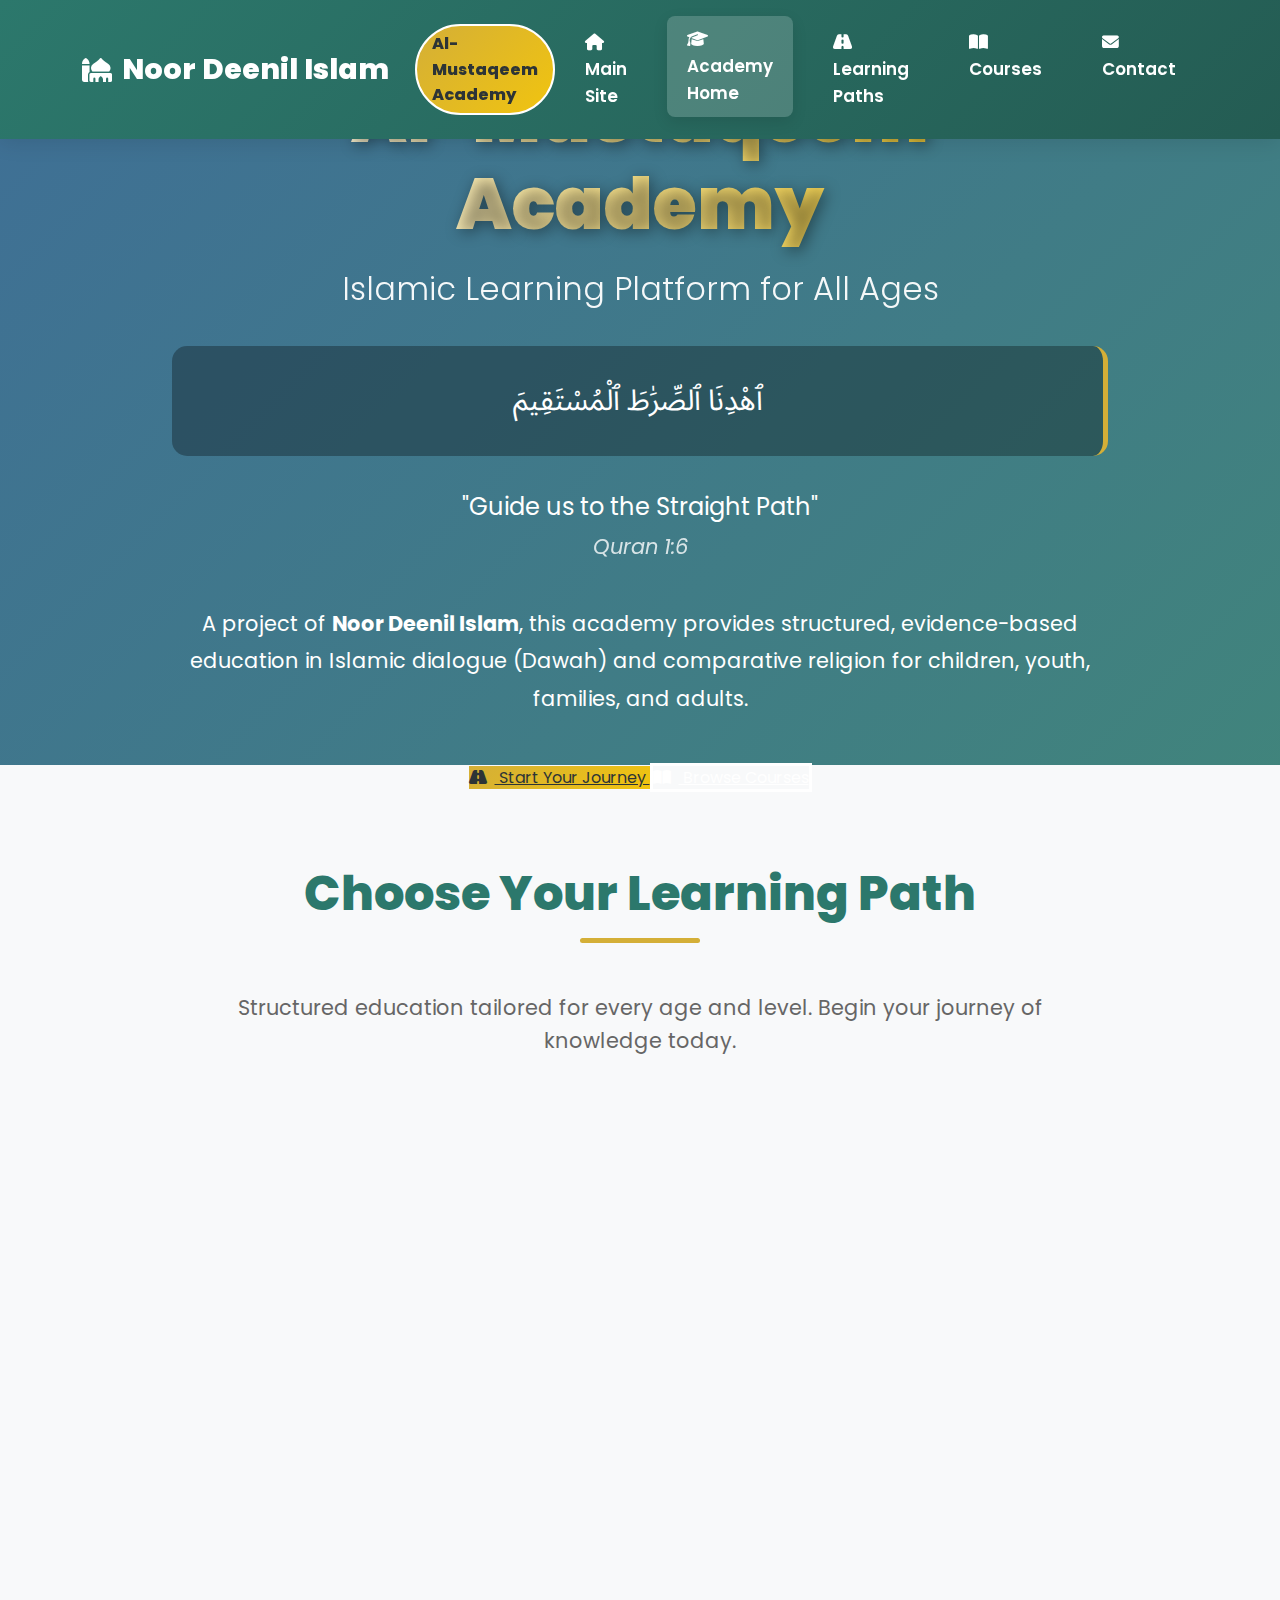
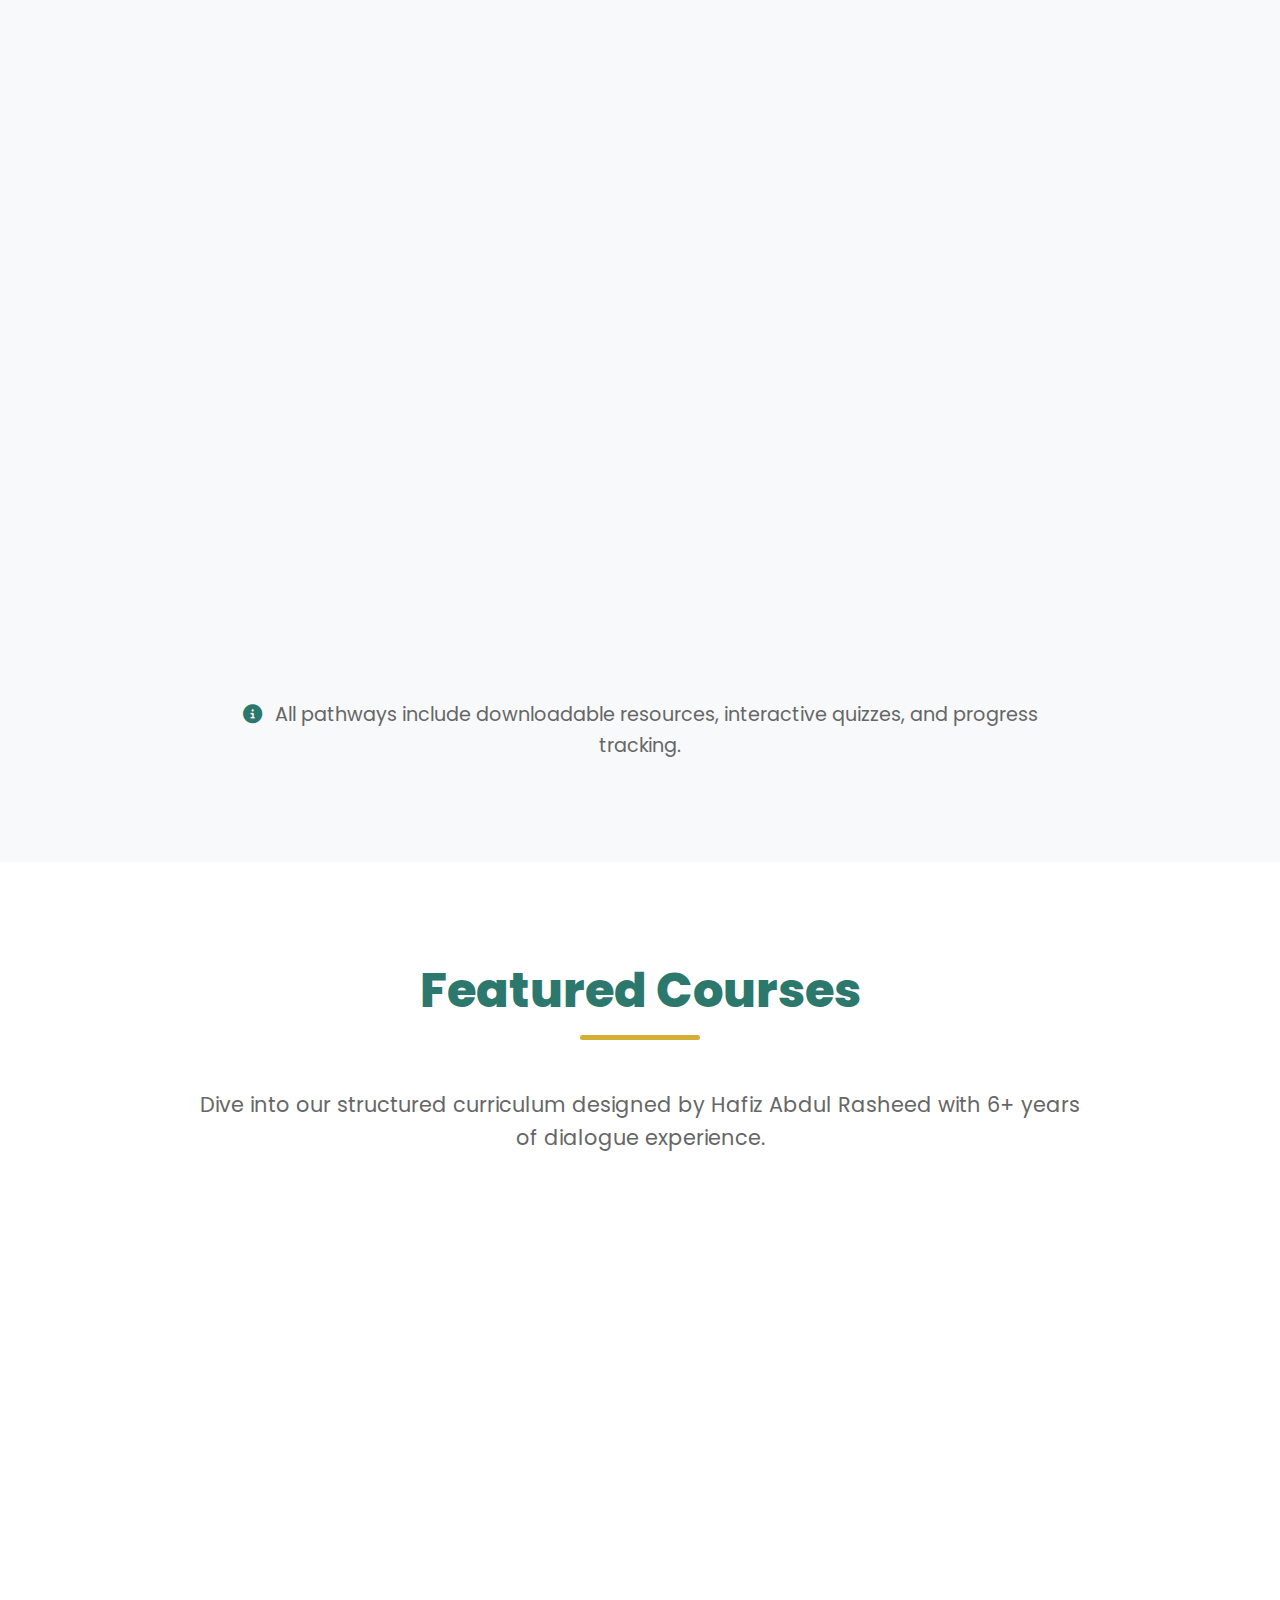
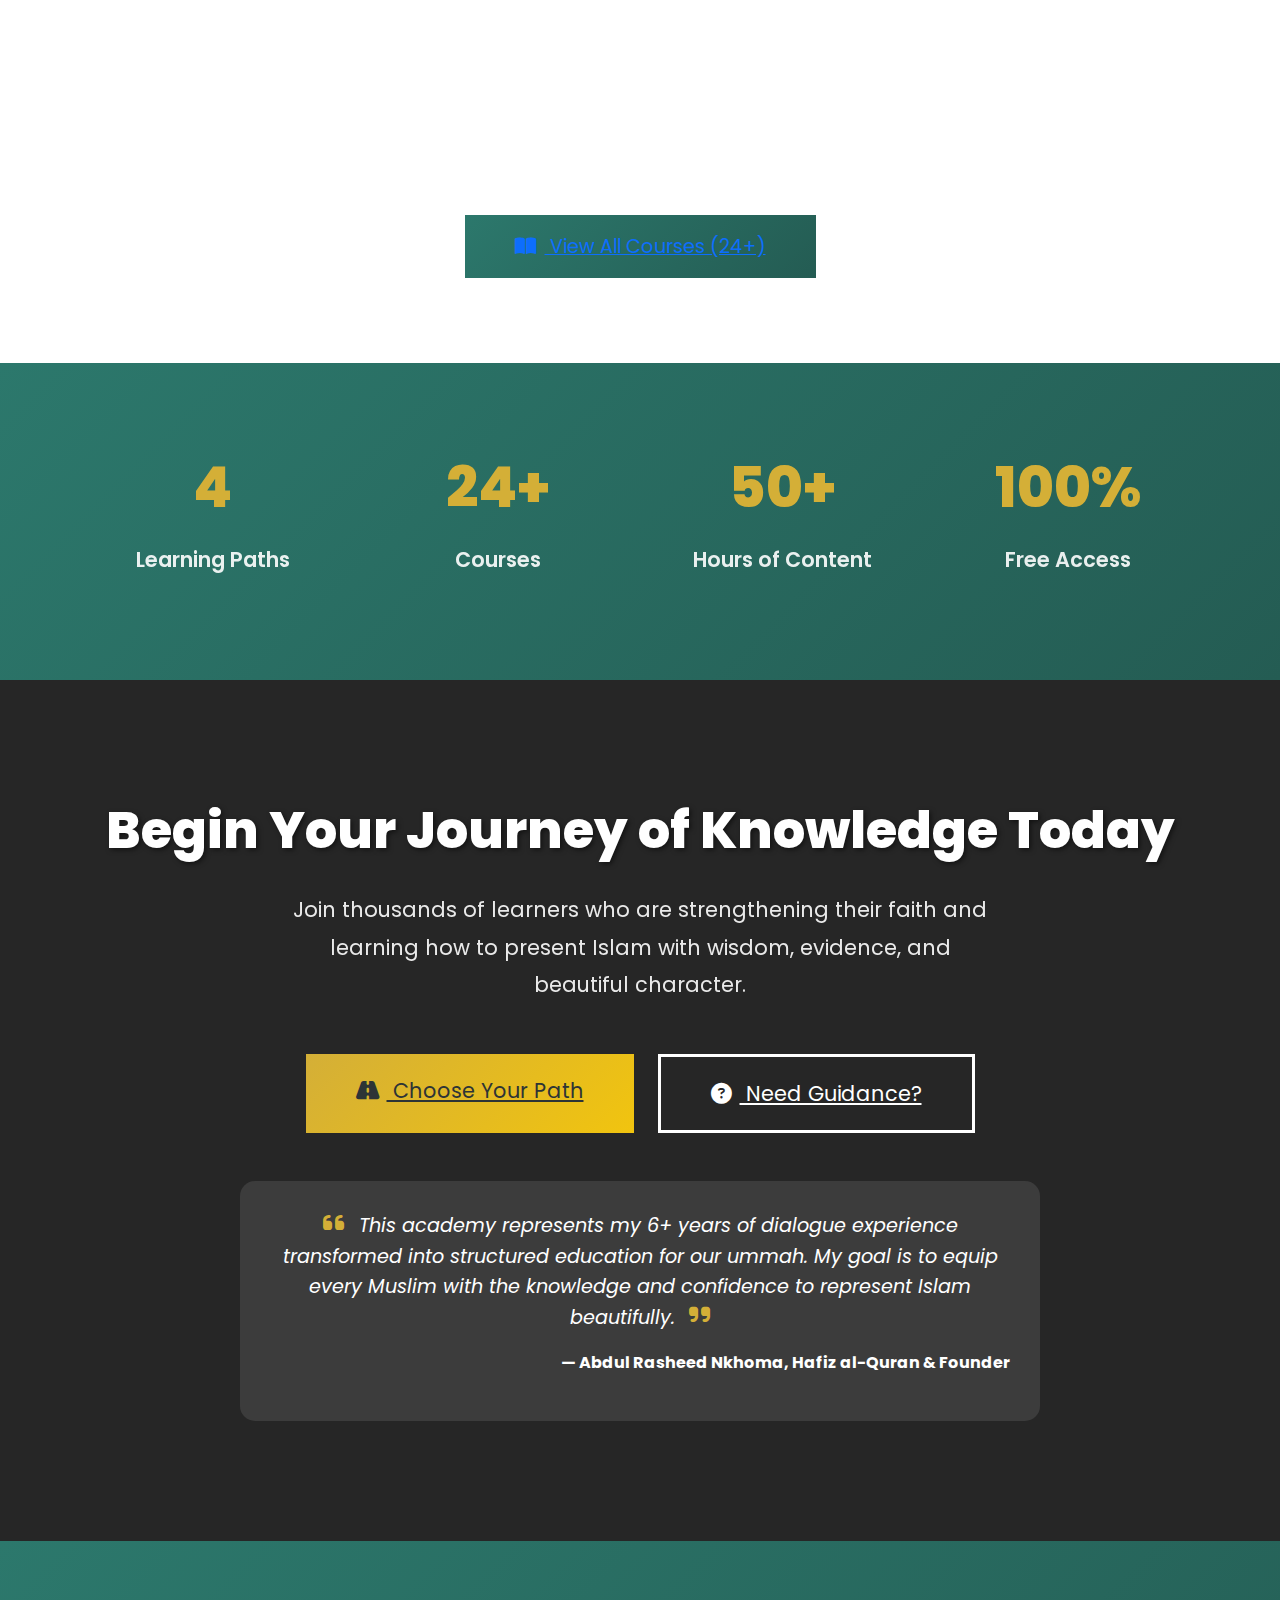
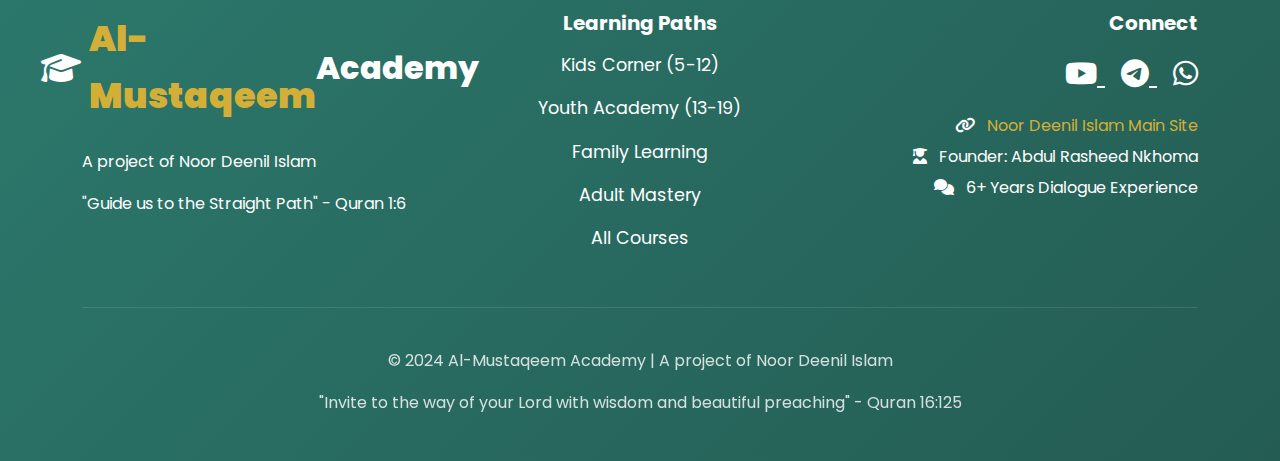
<file: academy.html>
<!DOCTYPE html>
<html lang="en">
<head>
    <meta charset="UTF-8">
    <meta name="viewport" content="width=device-width, initial-scale=1.0">
    <meta name="description" content="Al-Mustaqeem Academy - Interactive Islamic learning platform for Dawah education. Structured courses for children, youth, families, and adults.">
    <meta name="keywords" content="Islamic education, Dawah training, Muslim kids, youth dawah, comparative religion, Quran studies, Islamic dialogue">
    <meta name="author" content="Noor Deenil Islam">
    
    <title>Al-Mustaqeem Academy - Islamic Learning Platform</title>
    
    <!-- Bootstrap 5 CSS -->
    <link href="https://cdn.jsdelivr.net/npm/bootstrap@5.3.0/dist/css/bootstrap.min.css" rel="stylesheet">
    
    <!-- Font Awesome Icons -->
    <link rel="stylesheet" href="https://cdnjs.cloudflare.com/ajax/libs/font-awesome/6.4.0/css/all.min.css">
    
    <!-- Google Fonts -->
    <link href="https://fonts.googleapis.com/css2?family=Noto+Sans+Arabic:wght@400;500;600;700&family=Poppins:wght@300;400;500;600;700&display=swap" rel="stylesheet">
    
    <!-- Animate.css for animations -->
    <link rel="stylesheet" href="https://cdnjs.cloudflare.com/ajax/libs/animate.css/4.1.1/animate.min.css">
    
    <style>
        :root {
            --primary-green: #2c786c;
            --dark-green: #245c53;
            --light-green: #e8f4f1;
            --gold: #d4af37;
            --white: #ffffff;
            --light-gray: #f8f9fa;
            --dark-gray: #333333;
            --academy-blue: #2a5f8b;
            --academy-purple: #6a4c93;
        }
        
        * {
            margin: 0;
            padding: 0;
            box-sizing: border-box;
        }
        
        body {
            font-family: 'Poppins', sans-serif;
            color: var(--dark-gray);
            background-color: var(--white);
            line-height: 1.6;
            overflow-x: hidden;
        }
        
        /* Arabic Font */
        .arabic {
            font-family: 'Noto Sans Arabic', sans-serif;
            direction: rtl;
        }
        
        /* ===== NAVIGATION ===== */
        .navbar {
            background: linear-gradient(135deg, var(--primary-green) 0%, var(--dark-green) 100%);
            padding: 1.2rem 0;
            box-shadow: 0 4px 20px rgba(0,0,0,0.1);
            position: fixed;
            width: 100%;
            top: 0;
            z-index: 1000;
            transition: all 0.3s ease;
        }
        
        .navbar-brand {
            font-weight: 800;
            font-size: 1.8rem;
            color: var(--white) !important;
            display: flex;
            align-items: center;
        }
        
        .navbar-brand i {
            margin-right: 10px;
            font-size: 1.5rem;
        }
        
        .nav-link {
            color: var(--white) !important;
            font-weight: 600;
            margin: 0 10px;
            padding: 10px 20px !important;
            border-radius: 8px;
            transition: all 0.3s ease;
            font-size: 1.05rem;
        }
        
        .nav-link:hover, .nav-link.active {
            background-color: rgba(255, 255, 255, 0.18);
            transform: translateY(-3px);
            box-shadow: 0 5px 15px rgba(0,0,0,0.1);
        }
        
        /* Academy Brand in Navbar */
        .academy-brand {
            background: linear-gradient(135deg, var(--gold), #f1c40f);
            color: #2d3436 !important;
            padding: 5px 15px !important;
            border-radius: 50px;
            font-weight: 800;
            margin-left: 10px;
            border: 2px solid white;
        }
        
        /* ===== ACADEMY HERO ===== */
        .academy-hero {
            background: linear-gradient(135deg, rgba(42, 95, 139, 0.9) 0%, rgba(44, 120, 108, 0.9) 100%), 
                        url('https://images.unsplash.com/photo-1519389950473-47ba0277781c?ixlib=rb-1.2.1&auto=format&fit=crop&w=1350&q=80');
            background-size: cover;
            background-position: center;
            background-attachment: fixed;
            height: 85vh;
            display: flex;
            align-items: center;
            color: var(--white);
            text-align: center;
            padding-top: 100px;
            position: relative;
        }
        
        .academy-hero-content {
            max-width: 1000px;
            margin: 0 auto;
            padding: 2rem;
            position: relative;
            z-index: 2;
        }
        
        .academy-title {
            font-size: 4.5rem;
            font-weight: 900;
            margin-bottom: 1rem;
            text-shadow: 3px 3px 15px rgba(0,0,0,0.4);
            animation: fadeInDown 1s ease;
            line-height: 1.2;
            background: linear-gradient(to right, #ffffff, #f1c40f);
            -webkit-background-clip: text;
            background-clip: text;
            color: transparent;
        }
        
        .academy-subtitle {
            font-size: 2rem;
            margin-bottom: 2rem;
            opacity: 0.95;
            animation: fadeInUp 1s ease 0.3s both;
            font-weight: 300;
        }
        
        .academy-quran {
            font-size: 1.8rem;
            font-family: 'Noto Sans Arabic', sans-serif;
            margin: 2rem 0;
            padding: 2rem;
            background: rgba(0,0,0,0.3);
            border-radius: 15px;
            border-right: 5px solid var(--gold);
            animation: fadeIn 1.5s ease 0.6s both;
        }
        
        /* ===== PATHWAYS SECTION ===== */
        .pathways-section {
            padding: 100px 0;
            background-color: var(--light-gray);
            position: relative;
        }
        
        .section-title {
            text-align: center;
            color: var(--primary-green);
            font-size: 3rem;
            font-weight: 800;
            margin-bottom: 3rem;
            position: relative;
            padding-bottom: 20px;
        }
        
        .section-title:after {
            content: '';
            position: absolute;
            bottom: 0;
            left: 50%;
            transform: translateX(-50%);
            width: 120px;
            height: 5px;
            background: var(--gold);
            border-radius: 3px;
        }
        
        /* ===== PATHWAY CARDS ===== */
        .pathway-card {
            background: var(--white);
            border-radius: 25px;
            padding: 0;
            text-align: center;
            box-shadow: 0 20px 50px rgba(0,0,0,0.1);
            transition: all 0.4s ease;
            height: 100%;
            overflow: hidden;
            margin-bottom: 30px;
            border: 2px solid transparent;
        }
        
        .pathway-card:hover {
            transform: translateY(-25px) scale(1.03);
            box-shadow: 0 35px 70px rgba(0,0,0,0.15);
            border-color: var(--gold);
        }
        
        .pathway-header {
            padding: 40px 30px 30px;
            color: white;
            border-radius: 25px 25px 0 0;
        }
        
        .pathway-kids .pathway-header {
            background: linear-gradient(135deg, #ff9a9e, #fad0c4);
        }
        
        .pathway-youth .pathway-header {
            background: linear-gradient(135deg, #a1c4fd, #c2e9fb);
        }
        
        .pathway-family .pathway-header {
            background: linear-gradient(135deg, #84fab0, #8fd3f4);
        }
        
        .pathway-adult .pathway-header {
            background: linear-gradient(135deg, #d4c4fb, #a18cd1);
        }
        
        .pathway-icon {
            font-size: 4.5rem;
            margin-bottom: 20px;
            display: inline-block;
            padding: 25px;
            border-radius: 50%;
            background: rgba(255,255,255,0.2);
            backdrop-filter: blur(10px);
        }
        
        .pathway-title {
            font-size: 2.2rem;
            font-weight: 800;
            margin-bottom: 10px;
            text-shadow: 1px 1px 3px rgba(0,0,0,0.2);
        }
        
        .pathway-age {
            font-size: 1.2rem;
            opacity: 0.9;
            font-weight: 600;
        }
        
        .pathway-body {
            padding: 35px 30px;
        }
        
        .pathway-features {
            list-style: none;
            padding: 0;
            margin: 25px 0;
            text-align: left;
        }
        
        .pathway-features li {
            padding: 12px 0;
            border-bottom: 1px solid #eee;
            font-size: 1.05rem;
            display: flex;
            align-items: center;
        }
        
        .pathway-features li i {
            color: var(--primary-green);
            margin-right: 12px;
            font-size: 1.2rem;
        }
        
        .pathway-button {
            display: inline-block;
            background: linear-gradient(135deg, var(--primary-green) 0%, var(--dark-green) 100%);
            color: var(--white);
            padding: 15px 35px;
            border-radius: 50px;
            font-weight: 700;
            font-size: 1.1rem;
            text-decoration: none;
            transition: all 0.4s ease;
            border: none;
            cursor: pointer;
            box-shadow: 0 8px 25px rgba(44, 120, 108, 0.3);
            margin-top: 15px;
            width: 100%;
        }
        
        .pathway-button:hover {
            transform: translateY(-5px);
            box-shadow: 0 15px 35px rgba(44, 120, 108, 0.4);
            color: var(--white);
        }
        
        /* ===== COURSES PREVIEW ===== */
        .courses-section {
            padding: 100px 0;
            background-color: var(--white);
        }
        
        .course-preview {
            background: linear-gradient(135deg, #f8f9fa 0%, #e9ecef 100%);
            border-radius: 20px;
            padding: 40px;
            margin-bottom: 30px;
            box-shadow: 0 15px 40px rgba(0,0,0,0.08);
            transition: all 0.3s ease;
            border-left: 6px solid var(--academy-blue);
        }
        
        .course-preview:hover {
            transform: translateX(15px);
            box-shadow: 0 25px 60px rgba(0,0,0,0.12);
        }
        
        .course-category {
            display: inline-block;
            background: var(--academy-blue);
            color: white;
            padding: 8px 25px;
            border-radius: 30px;
            font-weight: 700;
            font-size: 0.9rem;
            margin-bottom: 20px;
            letter-spacing: 1px;
        }
        
        /* ===== STATS SECTION ===== */
        .stats-section {
            background: linear-gradient(135deg, var(--primary-green) 0%, var(--dark-green) 100%);
            color: var(--white);
            padding: 80px 0;
            text-align: center;
        }
        
        .stat-number {
            font-size: 3.5rem;
            font-weight: 800;
            margin-bottom: 10px;
            color: var(--gold);
        }
        
        .stat-label {
            font-size: 1.3rem;
            opacity: 0.9;
            font-weight: 600;
        }
        
        /* ===== CTA SECTION ===== */
        .cta-section {
            padding: 120px 0;
            background: linear-gradient(rgba(0, 0, 0, 0.85), rgba(0, 0, 0, 0.85)), 
                        url('https://images.unsplash.com/photo-1523050854058-8df90110c9f1?ixlib=rb-1.2.1&auto=format&fit=crop&w=1350&q=80');
            background-size: cover;
            background-position: center;
            color: var(--white);
            text-align: center;
        }
        
        .cta-title {
            font-size: 3.2rem;
            margin-bottom: 30px;
            font-weight: 800;
            text-shadow: 2px 2px 5px rgba(0,0,0,0.5);
        }
        
        .cta-subtitle {
            font-size: 1.3rem;
            max-width: 700px;
            margin: 0 auto 50px;
            line-height: 1.8;
            opacity: 0.9;
        }
        
        /* ===== FOOTER ===== */
        .footer {
            background: linear-gradient(135deg, var(--primary-green) 0%, var(--dark-green) 100%);
            color: var(--white);
            padding: 70px 0 30px;
        }
        
        .footer-logo {
            font-size: 2rem;
            font-weight: 800;
            margin-bottom: 25px;
            display: flex;
            align-items: center;
            justify-content: center;
        }
        
        .academy-logo {
            color: var(--gold);
            font-weight: 900;
            font-size: 2.2rem;
        }
        
        .footer-links a {
            color: var(--white);
            text-decoration: none;
            display: block;
            margin-bottom: 15px;
            transition: all 0.3s ease;
            font-size: 1.1rem;
        }
        
        .footer-links a:hover {
            color: var(--gold);
            padding-left: 10px;
            transform: translateX(5px);
        }
        
        .copyright {
            text-align: center;
            padding-top: 40px;
            margin-top: 40px;
            border-top: 1px solid rgba(255,255,255,0.15);
            font-size: 1rem;
            opacity: 0.8;
        }
        
        /* ===== ANIMATIONS ===== */
        @keyframes fadeInDown {
            from {
                opacity: 0;
                transform: translateY(-50px);
            }
            to {
                opacity: 1;
                transform: translateY(0);
            }
        }
        
        @keyframes fadeInUp {
            from {
                opacity: 0;
                transform: translateY(50px);
            }
            to {
                opacity: 1;
                transform: translateY(0);
            }
        }
        
        @keyframes fadeIn {
            from { opacity: 0; }
            to { opacity: 1; }
        }
        
        /* ===== RESPONSIVE DESIGN ===== */
        @media (max-width: 992px) {
            .academy-title {
                font-size: 3.5rem;
            }
            
            .academy-subtitle {
                font-size: 1.6rem;
            }
            
            .section-title {
                font-size: 2.5rem;
            }
            
            .pathway-card:hover {
                transform: translateY(-15px);
            }
        }
        
        @media (max-width: 768px) {
            .academy-title {
                font-size: 2.8rem;
            }
            
            .academy-subtitle {
                font-size: 1.4rem;
            }
            
            .academy-hero {
                height: auto;
                min-height: 70vh;
                padding: 120px 0 80px;
            }
            
            .section-title {
                font-size: 2.2rem;
            }
            
            .stat-number {
                font-size: 2.8rem;
            }
            
            .cta-title {
                font-size: 2.5rem;
            }
        }
        
        @media (max-width: 576px) {
            .academy-title {
                font-size: 2.2rem;
            }
            
            .pathway-button {
                padding: 12px 25px;
                font-size: 1rem;
            }
            
            .academy-brand {
                display: none;
            }
        }
    </style>
</head>
<body>
    <!-- ===== NAVIGATION ===== -->
    <nav class="navbar navbar-expand-lg navbar-dark">
        <div class="container">
            <a class="navbar-brand" href="index.html">
                <i class="fas fa-mosque"></i> Noor Deenil Islam
            </a>
            <span class="academy-brand d-none d-md-inline">Al-Mustaqeem Academy</span>
            
            <button class="navbar-toggler" type="button" data-bs-toggle="collapse" data-bs-target="#navbarNav">
                <span class="navbar-toggler-icon"></span>
            </button>
            
            <div class="collapse navbar-collapse" id="navbarNav">
                <ul class="navbar-nav ms-auto">
                    <li class="nav-item">
                        <a class="nav-link" href="index.html">
                            <i class="fas fa-home"></i> Main Site
                        </a>
                    </li>
                    <li class="nav-item">
                        <a class="nav-link active" href="academy.html">
                            <i class="fas fa-graduation-cap"></i> Academy Home
                        </a>
                    </li>
                    <li class="nav-item">
                        <a class="nav-link" href="#pathways">
                            <i class="fas fa-road"></i> Learning Paths
                        </a>
                    </li>
                    <li class="nav-item">
                        <a class="nav-link" href="#courses">
                            <i class="fas fa-book-open"></i> Courses
                        </a>
                    </li>
                    <li class="nav-item">
                        <a class="nav-link" href="contact.html">
                            <i class="fas fa-envelope"></i> Contact
                        </a>
                    </li>
                </ul>
            </div>
        </div>
    </nav>

    <!-- ===== ACADEMY HERO ===== -->
    <section class="academy-hero">
        <div class="container">
            <div class="academy-hero-content">
                <h1 class="academy-title">Al-Mustaqeem Academy</h1>
                <p class="academy-subtitle">Islamic Learning Platform for All Ages</p>
                
                <div class="academy-quran arabic">
                    ٱهْدِنَا ٱلصِّرَٰطَ ٱلْمُسْتَقِيمَ
                </div>
                <p style="font-size: 1.5rem; margin-bottom: 2.5rem;">
                    "Guide us to the Straight Path"<br>
                    <small style="opacity: 0.8; font-style: italic;">Quran 1:6</small>
                </p>
                
                <p style="font-size: 1.3rem; max-width: 900px; margin: 0 auto 3rem; line-height: 1.8;">
                    A project of <strong>Noor Deenil Islam</strong>, this academy provides structured, 
                    evidence-based education in Islamic dialogue (Dawah) and comparative religion 
                    for children, youth, families, and adults.
                </p>
                
                <div class="hero-buttons">
                    <a href="#pathways" class="cta-button" style="background: linear-gradient(135deg, var(--gold), #f1c40f); color: #2d3436; border: none;">
                        <i class="fas fa-road me-2"></i> Start Your Journey
                    </a>
                    <a href="#courses" class="cta-button cta-button-outline" style="border: 3px solid white; color: white;">
                        <i class="fas fa-book-open me-2"></i> Browse Courses
                    </a>
                </div>
            </div>
        </div>
    </section>

    <!-- ===== PATHWAYS SECTION ===== -->
    <section class="pathways-section" id="pathways">
        <div class="container">
            <h2 class="section-title">Choose Your Learning Path</h2>
            <p style="text-align: center; font-size: 1.3rem; color: #666; max-width: 900px; margin: 0 auto 4rem;">
                Structured education tailored for every age and level. Begin your journey of knowledge today.
            </p>
            
            <div class="row">
                <!-- Kids Pathway -->
                <div class="col-lg-3 col-md-6 mb-4">
                    <div class="pathway-card pathway-kids">
                        <div class="pathway-header">
                            <div class="pathway-icon">🧒</div>
                            <h3 class="pathway-title">Kids Corner</h3>
                            <p class="pathway-age">Ages 5-12</p>
                        </div>
                        <div class="pathway-body">
                            <p style="font-size: 1.1rem; margin-bottom: 25px;">
                                Islamic stories, games, and activities designed for young minds to love their faith.
                            </p>
                            <ul class="pathway-features">
                                <li><i class="fas fa-check-circle"></i> Prophet Stories & Comics</li>
                                <li><i class="fas fa-check-circle"></i> Interactive Games</li>
                                <li><i class="fas fa-check-circle"></i> Coloring & Activities</li>
                                <li><i class="fas fa-check-circle"></i> Basic Islamic Manners</li>
                            </ul>
                            <a href="kids.html" class="pathway-button">
                                <i class="fas fa-child me-2"></i> Enter Kids Corner
                            </a>
                        </div>
                    </div>
                </div>
                
                <!-- Youth Pathway -->
                <div class="col-lg-3 col-md-6 mb-4">
                    <div class="pathway-card pathway-youth">
                        <div class="pathway-header">
                            <div class="pathway-icon">🧑</div>
                            <h3 class="pathway-title">Youth Academy</h3>
                            <p class="pathway-age">Ages 13-19</p>
                        </div>
                        <div class="pathway-body">
                            <p style="font-size: 1.1rem; margin-bottom: 25px;">
                                Build confidence in discussing Islam with friends and answering tough questions.
                            </p>
                            <ul class="pathway-features">
                                <li><i class="fas fa-check-circle"></i> Dawah & Debate Training</li>
                                <li><i class="fas fa-check-circle"></i> Social Media Dawah</li>
                                <li><i class="fas fa-check-circle"></i> Comparative Religion</li>
                                <li><i class="fas fa-check-circle"></i> Quranic Understanding</li>
                            </ul>
                            <a href="youth.html" class="pathway-button">
                                <i class="fas fa-users me-2"></i> Join Youth Academy
                            </a>
                        </div>
                    </div>
                </div>
                
                <!-- Family Pathway -->
                <div class="col-lg-3 col-md-6 mb-4">
                    <div class="pathway-card pathway-family">
                        <div class="pathway-header">
                            <div class="pathway-icon">👨‍👩‍👧‍👦</div>
                            <h3 class="pathway-title">Family Learning</h3>
                            <p class="pathway-age">All Ages Together</p>
                        </div>
                        <div class="pathway-body">
                            <p style="font-size: 1.1rem; margin-bottom: 25px;">
                                Activities and discussions for the whole family to learn and grow together in faith.
                            </p>
                            <ul class="pathway-features">
                                <li><i class="fas fa-check-circle"></i> Family Discussion Guides</li>
                                <li><i class="fas fa-check-circle"></i> Interfaith Activities</li>
                                <li><i class="fas fa-check-circle"></i> Parent Resources</li>
                                <li><i class="fas fa-check-circle"></i> Monthly Challenges</li>
                            </ul>
                            <a href="family.html" class="pathway-button">
                                <i class="fas fa-home me-2"></i> Start Family Learning
                            </a>
                        </div>
                    </div>
                </div>
                
                <!-- Adult Pathway -->
                <div class="col-lg-3 col-md-6 mb-4">
                    <div class="pathway-card pathway-adult">
                        <div class="pathway-header">
                            <div class="pathway-icon">🎓</div>
                            <h3 class="pathway-title">Adult Mastery</h3>
                            <p class="pathway-age">Advanced Study</p>
                        </div>
                        <div class="pathway-body">
                            <p style="font-size: 1.1rem; margin-bottom: 25px;">
                                Deep theological study and advanced dialogue techniques for serious learners.
                            </p>
                            <ul class="pathway-features">
                                <li><i class="fas fa-check-circle"></i> Advanced Theology</li>
                                <li><i class="fas fa-check-circle"></i> Formal Debate Training</li>
                                <li><i class="fas fa-check-circle"></i> Biblical Criticism</li>
                                <li><i class="fas fa-check-circle"></i> Historical Analysis</li>
                            </ul>
                            <a href="adult.html" class="pathway-button">
                                <i class="fas fa-graduation-cap me-2"></i> Begin Mastery Path
                            </a>
                        </div>
                    </div>
                </div>
            </div>
            
            <div class="text-center mt-5">
                <p style="font-size: 1.2rem; color: #666; max-width: 800px; margin: 0 auto;">
                    <i class="fas fa-info-circle me-2" style="color: var(--primary-green);"></i>
                    All pathways include downloadable resources, interactive quizzes, and progress tracking.
                </p>
            </div>
        </div>
    </section>

    <!-- ===== COURSES PREVIEW ===== -->
    <section class="courses-section" id="courses">
        <div class="container">
            <h2 class="section-title">Featured Courses</h2>
            <p style="text-align: center; font-size: 1.3rem; color: #666; max-width: 900px; margin: 0 auto 4rem;">
                Dive into our structured curriculum designed by Hafiz Abdul Rasheed with 6+ years of dialogue experience.
            </p>
            
            <div class="row">
                <div class="col-lg-4 mb-4">
                    <div class="course-preview">
                        <span class="course-category" style="background: linear-gradient(135deg, #ff9a9e, #fad0c4);">Kids</span>
                        <h3 style="color: var(--primary-green); font-weight: 800; margin-bottom: 15px;">Prophet Stories Adventure</h3>
                        <p style="font-size: 1.1rem; margin-bottom: 20px;">
                            Journey through the stories of Prophets from Adam to Muhammad (peace be upon them all) with interactive games and activities.
                        </p>
                        <div style="display: flex; justify-content: space-between; align-items: center; margin-top: 25px;">
                            <span><i class="fas fa-play-circle me-1" style="color: var(--academy-blue);"></i> 12 Lessons</span>
                            <span><i class="fas fa-clock me-1" style="color: var(--academy-blue);"></i> 4 Hours</span>
                            <span><i class="fas fa-star me-1" style="color: #f1c40f;"></i> Beginner</span>
                        </div>
                        <a href="course-prophet-stories.html" class="pathway-button mt-3" style="background: linear-gradient(135deg, #ff9a9e, #fad0c4);">
                            Start Course
                        </a>
                    </div>
                </div>
                
                <div class="col-lg-4 mb-4">
                    <div class="course-preview">
                        <span class="course-category" style="background: linear-gradient(135deg, #a1c4fd, #c2e9fb);">Youth</span>
                        <h3 style="color: var(--primary-green); font-weight: 800; margin-bottom: 15px;">Answering Trinity Questions</h3>
                        <p style="font-size: 1.1rem; margin-bottom: 20px;">
                            Learn how to respectfully explain Islamic Tawheed vs Christian Trinity with evidence from Quran and Bible.
                        </p>
                        <div style="display: flex; justify-content: space-between; align-items: center; margin-top: 25px;">
                            <span><i class="fas fa-play-circle me-1" style="color: var(--academy-blue);"></i> 8 Lessons</span>
                            <span><i class="fas fa-clock me-1" style="color: var(--academy-blue);"></i> 6 Hours</span>
                            <span><i class="fas fa-star me-1" style="color: #f1c40f;"></i> Intermediate</span>
                        </div>
                        <a href="course-trinity.html" class="pathway-button mt-3" style="background: linear-gradient(135deg, #a1c4fd, #c2e9fb);">
                            Start Course
                        </a>
                    </div>
                </div>
                
                <div class="col-lg-4 mb-4">
                    <div class="course-preview">
                        <span class="course-category" style="background: linear-gradient(135deg, #d4c4fb, #a18cd1);">Adult</span>
                        <h3 style="color: var(--primary-green); font-weight: 800; margin-bottom: 15px;">Quran & Bible Preservation</h3>
                        <p style="font-size: 1.1rem; margin-bottom: 20px;">
                            Deep comparative study of how Quran was preserved vs textual history of the Bible with scholarly evidence.
                        </p>
                        <div style="display: flex; justify-content: space-between; align-items: center; margin-top: 25px;">
                            <span><i class="fas fa-play-circle me-1" style="color: var(--academy-blue);"></i> 10 Lessons</span>
                            <span><i class="fas fa-clock me-1" style="color: var(--academy-blue);"></i> 8 Hours</span>
                            <span><i class="fas fa-star me-1" style="color: #f1c40f;"></i> Advanced</span>
                        </div>
                        <a href="course-preservation.html" class="pathway-button mt-3" style="background: linear-gradient(135deg, #d4c4fb, #a18cd1);">
                            Start Course
                        </a>
                    </div>
                </div>
            </div>
            
            <div class="text-center mt-5">
                <a href="courses.html" class="cta-button" style="background: linear-gradient(135deg, var(--primary-green) 0%, var(--dark-green) 100%); padding: 18px 50px; font-size: 1.2rem;">
                    <i class="fas fa-book-open me-2"></i> View All Courses (24+)
                </a>
            </div>
        </div>
    </section>

    <!-- ===== STATS SECTION ===== -->
    <section class="stats-section">
        <div class="container">
            <div class="row">
                <div class="col-md-3 col-6 mb-4">
                    <div class="stat-number">4</div>
                    <div class="stat-label">Learning Paths</div>
                </div>
                <div class="col-md-3 col-6 mb-4">
                    <div class="stat-number">24+</div>
                    <div class="stat-label">Courses</div>
                </div>
                <div class="col-md-3 col-6 mb-4">
                    <div class="stat-number">50+</div>
                    <div class="stat-label">Hours of Content</div>
                </div>
                <div class="col-md-3 col-6 mb-4">
                    <div class="stat-number">100%</div>
                    <div class="stat-label">Free Access</div>
                </div>
            </div>
        </div>
    </section>

    <!-- ===== CTA SECTION ===== -->
    <section class="cta-section">
        <div class="container">
            <h2 class="cta-title">Begin Your Journey of Knowledge Today</h2>
            <p class="cta-subtitle">
                Join thousands of learners who are strengthening their faith and learning how to 
                present Islam with wisdom, evidence, and beautiful character.
            </p>
            
            <div style="display: flex; flex-wrap: wrap; gap: 1.5rem; justify-content: center;">
                <a href="#pathways" class="cta-button" style="background: linear-gradient(135deg, var(--gold), #f1c40f); color: #2d3436; padding: 20px 50px; font-size: 1.3rem;">
                    <i class="fas fa-road me-2"></i> Choose Your Path
                </a>
                <a href="contact.html" class="cta-button cta-button-outline" style="border: 3px solid white; color: white; padding: 20px 50px; font-size: 1.3rem;">
                    <i class="fas fa-question-circle me-2"></i> Need Guidance?
                </a>
            </div>
            
            <div class="mt-5" style="background: rgba(255,255,255,0.1); padding: 30px; border-radius: 15px; max-width: 800px; margin: 50px auto 0;">
                <p style="font-size: 1.2rem; margin: 0; font-style: italic;">
                    <i class="fas fa-quote-left me-2" style="color: var(--gold); font-size: 1.5rem;"></i>
                    This academy represents my 6+ years of dialogue experience transformed into structured 
                    education for our ummah. My goal is to equip every Muslim with the knowledge and 
                    confidence to represent Islam beautifully.
                    <i class="fas fa-quote-right ms-2" style="color: var(--gold); font-size: 1.5rem;"></i>
                </p>
                <p class="mt-3" style="text-align: right; font-weight: 700;">
                    — Abdul Rasheed Nkhoma, Hafiz al-Quran & Founder
                </p>
            </div>
        </div>
    </section>

    <!-- ===== FOOTER ===== -->
    <footer class="footer">
        <div class="container">
            <div class="row">
                <div class="col-lg-4 text-center text-lg-start mb-4 mb-lg-0">
                    <div class="footer-logo">
                        <i class="fas fa-graduation-cap me-2"></i> 
                        <span class="academy-logo">Al-Mustaqeem</span> Academy
                    </div>
                    <p>A project of Noor Deenil Islam</p>
                    <p>"Guide us to the Straight Path" - Quran 1:6</p>
                </div>
                
                <div class="col-lg-4 text-center mb-4 mb-lg-0">
                    <h5 class="mb-3" style="font-weight: 700;">Learning Paths</h5>
                    <div class="footer-links">
                        <a href="kids.html">Kids Corner (5-12)</a>
                        <a href="youth.html">Youth Academy (13-19)</a>
                        <a href="family.html">Family Learning</a>
                        <a href="adult.html">Adult Mastery</a>
                        <a href="courses.html">All Courses</a>
                    </div>
                </div>
                
                <div class="col-lg-4 text-center text-lg-end">
                    <h5 class="mb-3" style="font-weight: 700;">Connect</h5>
                    <div class="social-icons mb-3">
                        <a href="#" class="text-white me-3" style="font-size: 1.8rem;">
                            <i class="fab fa-youtube"></i>
                        </a>
                        <a href="#" class="text-white me-3" style="font-size: 1.8rem;">
                            <i class="fab fa-telegram"></i>
                        </a>
                        <a href="#" class="text-white" style="font-size: 1.8rem;">
                            <i class="fab fa-whatsapp"></i>
                        </a>
                    </div>
                    <p style="margin-bottom: 5px;">
                        <i class="fas fa-link me-2"></i> 
                        <a href="index.html" style="color: var(--gold); text-decoration: none;">Noor Deenil Islam Main Site</a>
                    </p>
                    <p style="margin-bottom: 5px;">
                        <i class="fas fa-user-graduate me-2"></i> Founder: Abdul Rasheed Nkhoma
                    </p>
                    <p>
                        <i class="fas fa-comments me-2"></i> 6+ Years Dialogue Experience
                    </p>
                </div>
            </div>
            
            <div class="copyright">
                <p>&copy; 2024 Al-Mustaqeem Academy | A project of Noor Deenil Islam</p>
                <p class="mt-2">"Invite to the way of your Lord with wisdom and beautiful preaching" - Quran 16:125</p>
            </div>
        </div>
    </footer>

    <!-- Bootstrap JS -->
    <script src="https://cdn.jsdelivr.net/npm/bootstrap@5.3.0/dist/js/bootstrap.bundle.min.js"></script>
    
    <!-- Custom JS -->
    <script>
        // Navbar scroll effect
        window.addEventListener('scroll', function() {
            const navbar = document.querySelector('.navbar');
            if (window.scrollY > 100) {
                navbar.style.padding = '0.8rem 0';
                navbar.style.boxShadow = '0 6px 25px rgba(0,0,0,0.15)';
            } else {
                navbar.style.padding = '1.2rem 0';
                navbar.style.boxShadow = '0 4px 20px rgba(0,0,0,0.1)';
            }
        });
        
        // Smooth scrolling for anchor links
        document.querySelectorAll('a[href^="#"]').forEach(anchor => {
            anchor.addEventListener('click', function(e) {
                e.preventDefault();
                const targetId = this.getAttribute('href');
                if(targetId === '#') return;
                
                const targetElement = document.querySelector(targetId);
                if(targetElement) {
                    window.scrollTo({
                        top: targetElement.offsetTop - 100,
                        behavior: 'smooth'
                    });
                }
            });
        });
        
        // Pathway card animations
        function animatePathwayCards() {
            const cards = document.querySelectorAll('.pathway-card');
            
            cards.forEach((card, index) => {
                const cardPosition = card.getBoundingClientRect().top;
                const screenPosition = window.innerHeight / 1.2;
                
                if(cardPosition < screenPosition) {
                    card.style.opacity = '1';
                    card.style.transform = 'translateY(0) scale(1)';
                }
            });
        }
        
        // Initialize animations
        document.querySelectorAll('.pathway-card').forEach(element => {
            element.style.opacity = '0';
            element.style.transform = 'translateY(50px) scale(0.95)';
            element.style.transition = 'opacity 0.6s ease, transform 0.6s ease';
        });
        
        window.addEventListener('scroll', animatePathwayCards);
        animatePathwayCards(); // Run once on load
        
        // Course preview animations
        function animateCoursePreviews() {
            const courses = document.querySelectorAll('.course-preview');
            
            courses.forEach((course, index) => {
                const coursePosition = course.getBoundingClientRect().top;
                const screenPosition = window.innerHeight / 1.2;
                
                if(coursePosition < screenPosition) {
                    setTimeout(() => {
                        course.style.opacity = '1';
                        course.style.transform = 'translateX(0)';
                    }, index * 150);
                }
            });
        }
        
        document.querySelectorAll('.course-preview').forEach(element => {
            element.style.opacity = '0';
            element.style.transform = 'translateX(-30px)';
            element.style.transition = 'opacity 0.5s ease, transform 0.5s ease';
        });
        
        window.addEventListener('scroll', animateCoursePreviews);
        animateCoursePreviews();
        
        // Set active nav link
        document.addEventListener('DOMContentLoaded', function() {
            const navLinks = document.querySelectorAll('.nav-link');
            const currentPage = window.location.pathname.split('/').pop();
            
            navLinks.forEach(link => {
                link.classList.remove('active');
                if(link.getAttribute('href') === currentPage || 
                   (currentPage === '' && link.getAttribute('href') === 'academy.html')) {
                    link.classList.add('active');
                }
            });
        });
    </script>
</body>
</html>
</file>
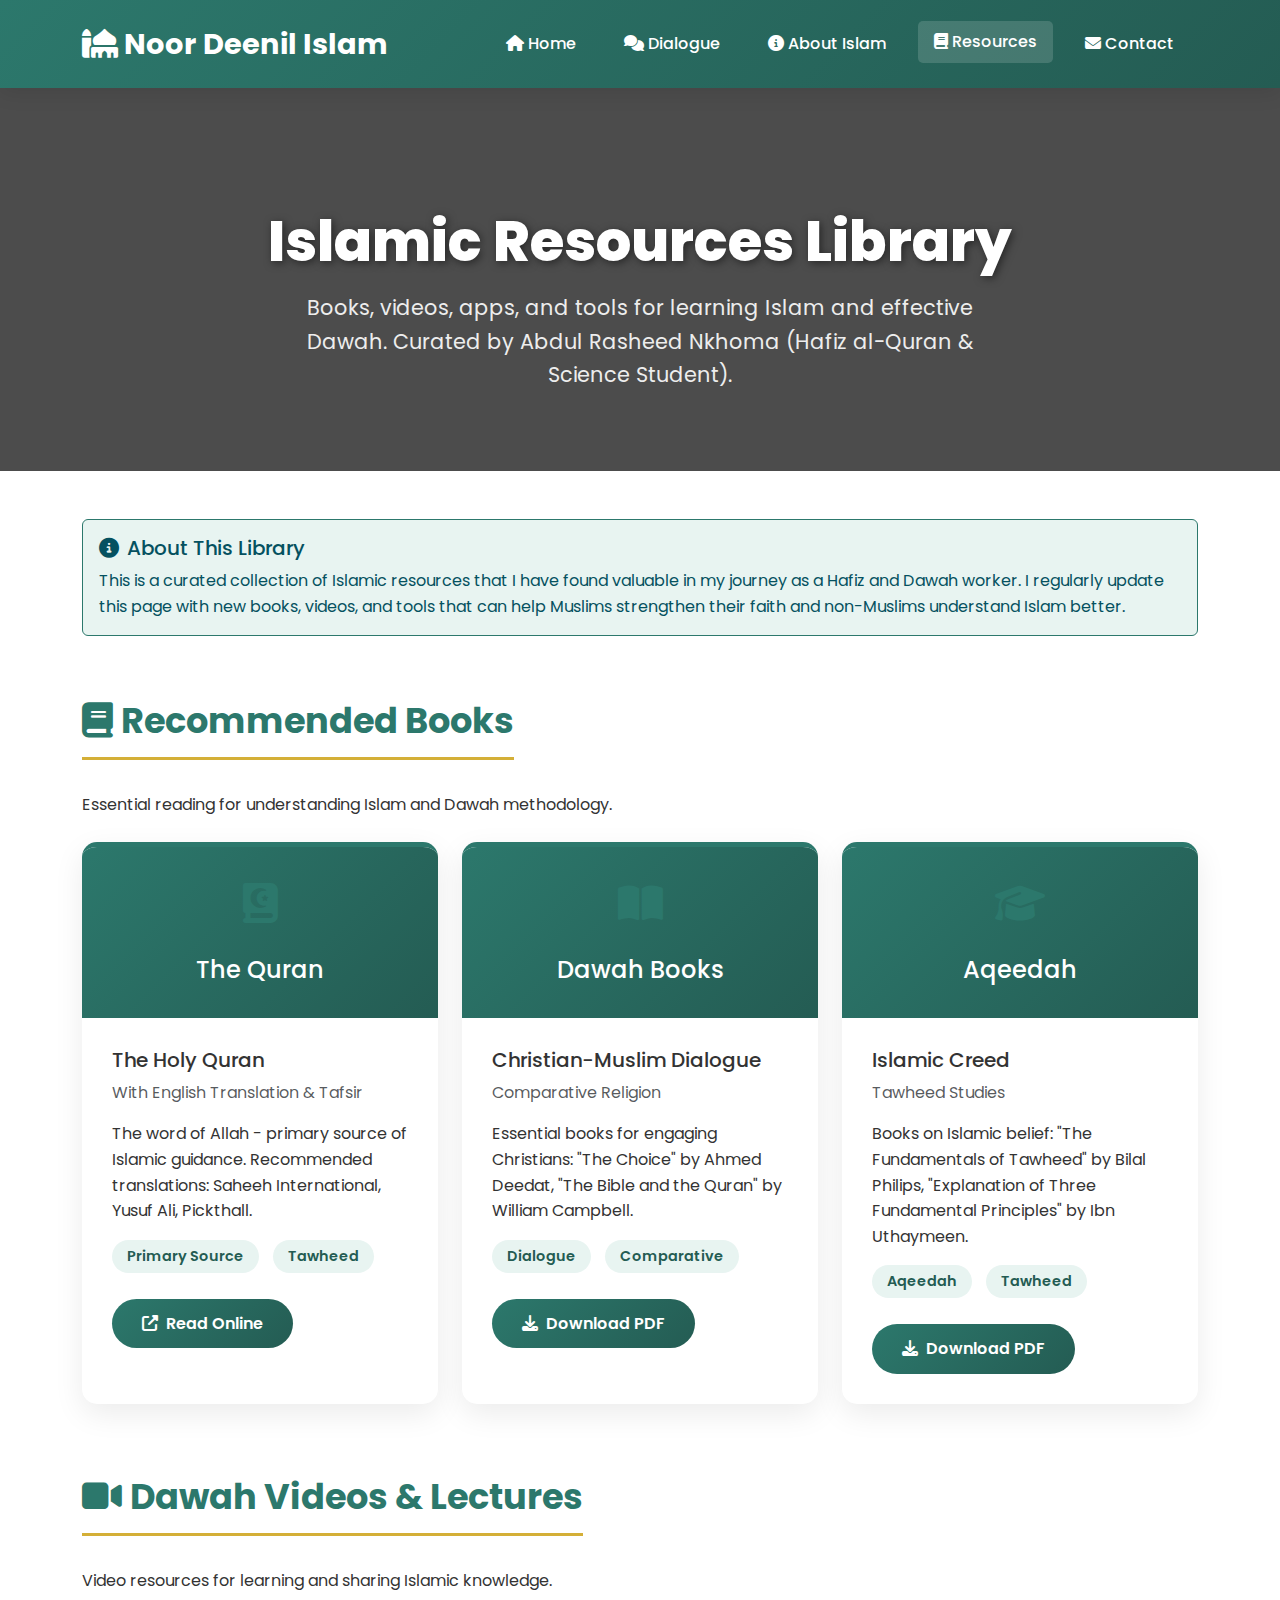
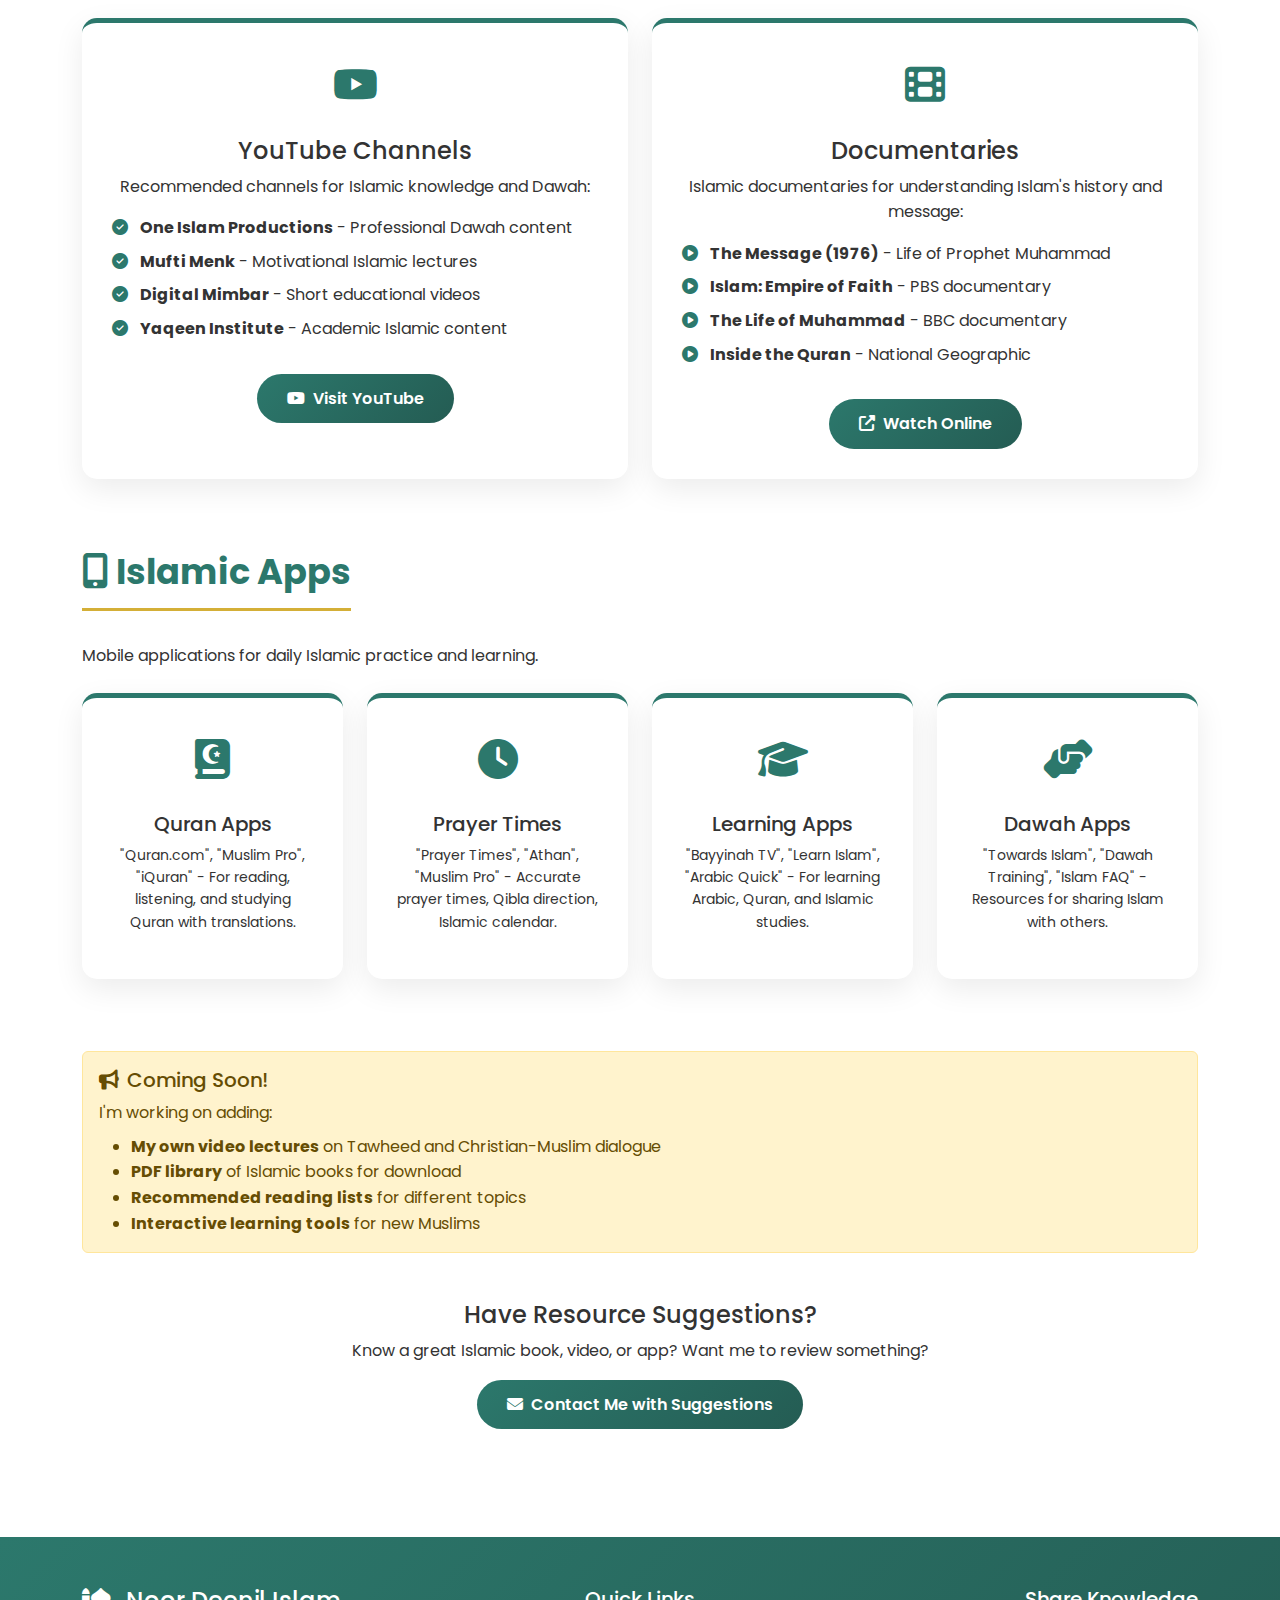
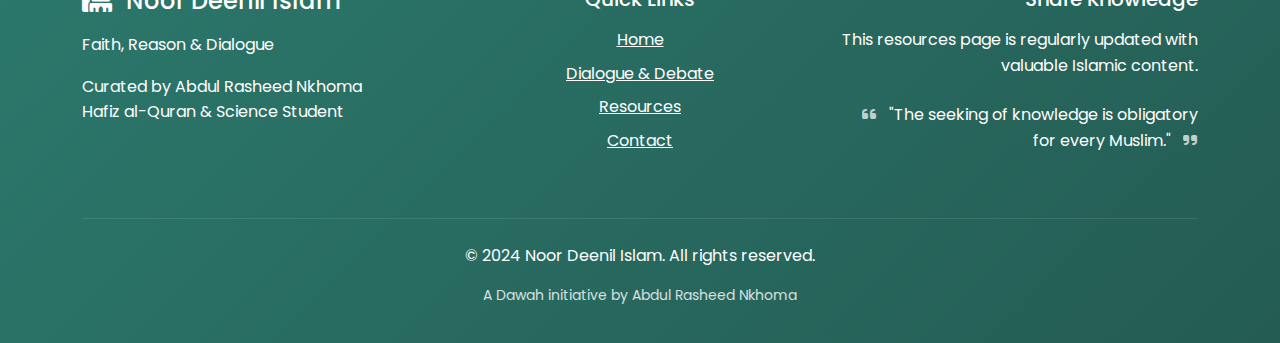
<file: resources.html>
<!DOCTYPE html>
<html lang="en">
<head>
    <meta charset="UTF-8">
    <meta name="viewport" content="width=device-width, initial-scale=1.0">
    <meta name="description" content="Islamic resources, books, videos, and apps for learning Islam and Dawah">
    <meta name="keywords" content="Islamic books, Quran apps, Dawah videos, Muslim resources, Islamic education">
    <meta name="author" content="Noor Deenil Islam">
    
    <title>Islamic Resources - Noor Deenil Islam</title>
    
    <!-- Bootstrap 5 CSS -->
    <link href="https://cdn.jsdelivr.net/npm/bootstrap@5.3.0/dist/css/bootstrap.min.css" rel="stylesheet">
    
    <!-- Font Awesome -->
    <link rel="stylesheet" href="https://cdnjs.cloudflare.com/ajax/libs/font-awesome/6.4.0/css/all.min.css">
    
    <!-- Google Fonts -->
    <link href="https://fonts.googleapis.com/css2?family=Noto+Sans+Arabic:wght@400;500;600;700&family=Poppins:wght@300;400;500;600;700&display=swap" rel="stylesheet">
    
    <style>
        :root {
            --primary-green: #2c786c;
            --dark-green: #245c53;
            --light-green: #e8f4f1;
            --gold: #d4af37;
            --white: #ffffff;
            --light-gray: #f8f9fa;
        }
        
        body {
            font-family: 'Poppins', sans-serif;
            color: #333;
            background-color: var(--white);
            line-height: 1.6;
        }
        
        .arabic {
            font-family: 'Noto Sans Arabic', sans-serif;
            direction: rtl;
        }
        
        /* Navigation */
        .navbar {
            background: linear-gradient(135deg, var(--primary-green) 0%, var(--dark-green) 100%);
            padding: 1rem 0;
            box-shadow: 0 4px 20px rgba(0,0,0,0.1);
        }
        
        .navbar-brand {
            font-weight: 700;
            font-size: 1.8rem;
            color: var(--white) !important;
        }
        
        .nav-link {
            color: var(--white) !important;
            font-weight: 500;
            margin: 0 8px;
            padding: 8px 16px !important;
            border-radius: 5px;
            transition: all 0.3s ease;
        }
        
        .nav-link:hover, .nav-link.active {
            background-color: rgba(255, 255, 255, 0.15);
            transform: translateY(-2px);
        }
        
        /* Hero */
        .hero-section {
            background: linear-gradient(rgba(0, 0, 0, 0.7), rgba(0, 0, 0, 0.7)), 
                        url('https://images.unsplash.com/photo-1519741497674-611481863552?ixlib=rb-1.2.1&auto=format&fit=crop&w=1350&q=80');
            background-size: cover;
            background-position: center;
            color: var(--white);
            padding: 120px 0 80px;
            text-align: center;
        }
        
        .hero-title {
            font-size: 3.5rem;
            font-weight: 800;
            margin-bottom: 1rem;
            text-shadow: 2px 2px 8px rgba(0,0,0,0.5);
        }
        
        .hero-subtitle {
            font-size: 1.3rem;
            max-width: 700px;
            margin: 0 auto;
            opacity: 0.9;
        }
        
        /* Cards */
        .resource-card {
            background: var(--white);
            border-radius: 15px;
            overflow: hidden;
            box-shadow: 0 10px 30px rgba(0,0,0,0.08);
            transition: all 0.3s ease;
            height: 100%;
            border-top: 5px solid var(--primary-green);
        }
        
        .resource-card:hover {
            transform: translateY(-10px);
            box-shadow: 0 20px 40px rgba(0,0,0,0.12);
        }
        
        .resource-icon {
            font-size: 2.5rem;
            color: var(--primary-green);
            margin-bottom: 20px;
        }
        
        .resource-header {
            background: linear-gradient(135deg, var(--primary-green) 0%, var(--dark-green) 100%);
            color: var(--white);
            padding: 25px;
            text-align: center;
        }
        
        .resource-body {
            padding: 30px;
        }
        
        .btn-resource {
            background: linear-gradient(135deg, var(--primary-green) 0%, var(--dark-green) 100%);
            color: var(--white);
            border: none;
            padding: 12px 30px;
            border-radius: 50px;
            font-weight: 600;
            transition: all 0.3s ease;
            text-decoration: none;
            display: inline-block;
        }
        
        .btn-resource:hover {
            transform: translateY(-3px);
            box-shadow: 0 8px 20px rgba(44, 120, 108, 0.3);
            color: var(--white);
        }
        
        /* Category Badges */
        .category-badge {
            display: inline-block;
            background: var(--light-green);
            color: var(--dark-green);
            padding: 5px 15px;
            border-radius: 20px;
            font-size: 0.9rem;
            font-weight: 600;
            margin-right: 10px;
            margin-bottom: 10px;
        }
        
        /* Section Titles */
        .section-title {
            color: var(--primary-green);
            font-size: 2.2rem;
            font-weight: 700;
            margin-bottom: 2rem;
            padding-bottom: 15px;
            border-bottom: 3px solid var(--gold);
            display: inline-block;
        }
        
        /* Footer */
        .footer {
            background: linear-gradient(135deg, var(--primary-green) 0%, var(--dark-green) 100%);
            color: var(--white);
            padding: 50px 0 20px;
            margin-top: 60px;
        }
        
        @media (max-width: 768px) {
            .hero-title {
                font-size: 2.5rem;
            }
            
            .hero-subtitle {
                font-size: 1.1rem;
            }
        }
    </style>
</head>
<body>
    <!-- Navigation -->
    <nav class="navbar navbar-expand-lg navbar-dark">
        <div class="container">
            <a class="navbar-brand" href="index.html">
                <i class="fas fa-mosque"></i> Noor Deenil Islam
            </a>
            
            <button class="navbar-toggler" type="button" data-bs-toggle="collapse" data-bs-target="#navbarNav">
                <span class="navbar-toggler-icon"></span>
            </button>
            
            <div class="collapse navbar-collapse" id="navbarNav">
                <ul class="navbar-nav ms-auto">
                    <li class="nav-item">
                        <a class="nav-link" href="index.html">
                            <i class="fas fa-home"></i> Home
                        </a>
                    </li>
                    <li class="nav-item">
                        <a class="nav-link" href="dialogue.html">
                            <i class="fas fa-comments"></i> Dialogue
                        </a>
                    </li>
                    <li class="nav-item">
                        <a class="nav-link" href="about.html">
                            <i class="fas fa-info-circle"></i> About Islam
                        </a>
                    </li>
                    <li class="nav-item">
                        <a class="nav-link active" href="resources.html">
                            <i class="fas fa-book"></i> Resources
                        </a>
                    </li>
                    <li class="nav-item">
                        <a class="nav-link" href="contact.html">
                            <i class="fas fa-envelope"></i> Contact
                        </a>
                    </li>
                </ul>
            </div>
        </div>
    </nav>

    <!-- Hero Section -->
    <section class="hero-section">
        <div class="container">
            <h1 class="hero-title">Islamic Resources Library</h1>
            <p class="hero-subtitle">
                Books, videos, apps, and tools for learning Islam and effective Dawah. 
                Curated by Abdul Rasheed Nkhoma (Hafiz al-Quran & Science Student).
            </p>
        </div>
    </section>

    <!-- Main Content -->
    <div class="container py-5">
        <!-- Introduction -->
        <div class="row mb-5">
            <div class="col-12">
                <div class="alert alert-info" style="background: var(--light-green); border-color: var(--primary-green);">
                    <h5 class="alert-heading">
                        <i class="fas fa-info-circle me-2"></i>About This Library
                    </h5>
                    <p class="mb-0">
                        This is a curated collection of Islamic resources that I have found valuable in my journey 
                        as a Hafiz and Dawah worker. I regularly update this page with new books, videos, and tools 
                        that can help Muslims strengthen their faith and non-Muslims understand Islam better.
                    </p>
                </div>
            </div>
        </div>

        <!-- Books Section -->
        <div class="row mb-5">
            <div class="col-12">
                <h2 class="section-title">
                    <i class="fas fa-book me-2"></i>Recommended Books
                </h2>
                <p class="mb-4">Essential reading for understanding Islam and Dawah methodology.</p>
            </div>
            
            <div class="col-md-4 mb-4">
                <div class="resource-card">
                    <div class="resource-header">
                        <div class="resource-icon">
                            <i class="fas fa-quran"></i>
                        </div>
                        <h4>The Quran</h4>
                    </div>
                    <div class="resource-body">
                        <h5>The Holy Quran</h5>
                        <p class="text-muted">With English Translation & Tafsir</p>
                        <p>The word of Allah - primary source of Islamic guidance. Recommended translations: Saheeh International, Yusuf Ali, Pickthall.</p>
                        <div class="mb-3">
                            <span class="category-badge">Primary Source</span>
                            <span class="category-badge">Tawheed</span>
                        </div>
                        <a href="https://quran.com" target="_blank" class="btn-resource">
                            <i class="fas fa-external-link-alt me-2"></i>Read Online
                        </a>
                    </div>
                </div>
            </div>
            
            <div class="col-md-4 mb-4">
                <div class="resource-card">
                    <div class="resource-header">
                        <div class="resource-icon">
                            <i class="fas fa-book-open"></i>
                        </div>
                        <h4>Dawah Books</h4>
                    </div>
                    <div class="resource-body">
                        <h5>Christian-Muslim Dialogue</h5>
                        <p class="text-muted">Comparative Religion</p>
                        <p>Essential books for engaging Christians: "The Choice" by Ahmed Deedat, "The Bible and the Quran" by William Campbell.</p>
                        <div class="mb-3">
                            <span class="category-badge">Dialogue</span>
                            <span class="category-badge">Comparative</span>
                        </div>
                        <a href="#" class="btn-resource">
                            <i class="fas fa-download me-2"></i>Download PDF
                        </a>
                    </div>
                </div>
            </div>
            
            <div class="col-md-4 mb-4">
                <div class="resource-card">
                    <div class="resource-header">
                        <div class="resource-icon">
                            <i class="fas fa-graduation-cap"></i>
                        </div>
                        <h4>Aqeedah</h4>
                    </div>
                    <div class="resource-body">
                        <h5>Islamic Creed</h5>
                        <p class="text-muted">Tawheed Studies</p>
                        <p>Books on Islamic belief: "The Fundamentals of Tawheed" by Bilal Philips, "Explanation of Three Fundamental Principles" by Ibn Uthaymeen.</p>
                        <div class="mb-3">
                            <span class="category-badge">Aqeedah</span>
                            <span class="category-badge">Tawheed</span>
                        </div>
                        <a href="#" class="btn-resource">
                            <i class="fas fa-download me-2"></i>Download PDF
                        </a>
                    </div>
                </div>
            </div>
        </div>

        <!-- Videos Section -->
        <div class="row mb-5">
            <div class="col-12">
                <h2 class="section-title">
                    <i class="fas fa-video me-2"></i>Dawah Videos & Lectures
                </h2>
                <p class="mb-4">Video resources for learning and sharing Islamic knowledge.</p>
            </div>
            
            <div class="col-md-6 mb-4">
                <div class="resource-card">
                    <div class="resource-body text-center">
                        <div class="resource-icon">
                            <i class="fab fa-youtube"></i>
                        </div>
                        <h4>YouTube Channels</h4>
                        <p>Recommended channels for Islamic knowledge and Dawah:</p>
                        <ul class="text-start" style="list-style: none; padding-left: 0;">
                            <li class="mb-2">
                                <i class="fas fa-check-circle me-2" style="color: var(--primary-green);"></i>
                                <strong>One Islam Productions</strong> - Professional Dawah content
                            </li>
                            <li class="mb-2">
                                <i class="fas fa-check-circle me-2" style="color: var(--primary-green);"></i>
                                <strong>Mufti Menk</strong> - Motivational Islamic lectures
                            </li>
                            <li class="mb-2">
                                <i class="fas fa-check-circle me-2" style="color: var(--primary-green);"></i>
                                <strong>Digital Mimbar</strong> - Short educational videos
                            </li>
                            <li class="mb-2">
                                <i class="fas fa-check-circle me-2" style="color: var(--primary-green);"></i>
                                <strong>Yaqeen Institute</strong> - Academic Islamic content
                            </li>
                        </ul>
                        <a href="https://youtube.com" target="_blank" class="btn-resource mt-3">
                            <i class="fab fa-youtube me-2"></i>Visit YouTube
                        </a>
                    </div>
                </div>
            </div>
            
            <div class="col-md-6 mb-4">
                <div class="resource-card">
                    <div class="resource-body text-center">
                        <div class="resource-icon">
                            <i class="fas fa-film"></i>
                        </div>
                        <h4>Documentaries</h4>
                        <p>Islamic documentaries for understanding Islam's history and message:</p>
                        <ul class="text-start" style="list-style: none; padding-left: 0;">
                            <li class="mb-2">
                                <i class="fas fa-play-circle me-2" style="color: var(--primary-green);"></i>
                                <strong>The Message (1976)</strong> - Life of Prophet Muhammad
                            </li>
                            <li class="mb-2">
                                <i class="fas fa-play-circle me-2" style="color: var(--primary-green);"></i>
                                <strong>Islam: Empire of Faith</strong> - PBS documentary
                            </li>
                            <li class="mb-2">
                                <i class="fas fa-play-circle me-2" style="color: var(--primary-green);"></i>
                                <strong>The Life of Muhammad</strong> - BBC documentary
                            </li>
                            <li class="mb-2">
                                <i class="fas fa-play-circle me-2" style="color: var(--primary-green);"></i>
                                <strong>Inside the Quran</strong> - National Geographic
                            </li>
                        </ul>
                        <a href="#" class="btn-resource mt-3">
                            <i class="fas fa-external-link-alt me-2"></i>Watch Online
                        </a>
                    </div>
                </div>
            </div>
        </div>

        <!-- Apps Section -->
        <div class="row mb-5">
            <div class="col-12">
                <h2 class="section-title">
                    <i class="fas fa-mobile-alt me-2"></i>Islamic Apps
                </h2>
                <p class="mb-4">Mobile applications for daily Islamic practice and learning.</p>
            </div>
            
            <div class="col-md-3 mb-4">
                <div class="resource-card text-center h-100">
                    <div class="resource-body">
                        <div class="resource-icon">
                            <i class="fas fa-quran"></i>
                        </div>
                        <h5>Quran Apps</h5>
                        <p class="small">"Quran.com", "Muslim Pro", "iQuran" - For reading, listening, and studying Quran with translations.</p>
                    </div>
                </div>
            </div>
            
            <div class="col-md-3 mb-4">
                <div class="resource-card text-center h-100">
                    <div class="resource-body">
                        <div class="resource-icon">
                            <i class="fas fa-clock"></i>
                        </div>
                        <h5>Prayer Times</h5>
                        <p class="small">"Prayer Times", "Athan", "Muslim Pro" - Accurate prayer times, Qibla direction, Islamic calendar.</p>
                    </div>
                </div>
            </div>
            
            <div class="col-md-3 mb-4">
                <div class="resource-card text-center h-100">
                    <div class="resource-body">
                        <div class="resource-icon">
                            <i class="fas fa-graduation-cap"></i>
                        </div>
                        <h5>Learning Apps</h5>
                        <p class="small">"Bayyinah TV", "Learn Islam", "Arabic Quick" - For learning Arabic, Quran, and Islamic studies.</p>
                    </div>
                </div>
            </div>
            
            <div class="col-md-3 mb-4">
                <div class="resource-card text-center h-100">
                    <div class="resource-body">
                        <div class="resource-icon">
                            <i class="fas fa-hands-helping"></i>
                        </div>
                        <h5>Dawah Apps</h5>
                        <p class="small">"Towards Islam", "Dawah Training", "Islam FAQ" - Resources for sharing Islam with others.</p>
                    </div>
                </div>
            </div>
        </div>

        <!-- Coming Soon -->
        <div class="row">
            <div class="col-12">
                <div class="alert alert-warning">
                    <h5 class="alert-heading">
                        <i class="fas fa-bullhorn me-2"></i>Coming Soon!
                    </h5>
                    <p class="mb-2">I'm working on adding:</p>
                    <ul class="mb-0">
                        <li><strong>My own video lectures</strong> on Tawheed and Christian-Muslim dialogue</li>
                        <li><strong>PDF library</strong> of Islamic books for download</li>
                        <li><strong>Recommended reading lists</strong> for different topics</li>
                        <li><strong>Interactive learning tools</strong> for new Muslims</li>
                    </ul>
                </div>
                
                <div class="text-center mt-5">
                    <h4>Have Resource Suggestions?</h4>
                    <p>Know a great Islamic book, video, or app? Want me to review something?</p>
                    <a href="contact.html" class="btn-resource btn-lg">
                        <i class="fas fa-envelope me-2"></i>Contact Me with Suggestions
                    </a>
                </div>
            </div>
        </div>
    </div>

    <!-- Footer -->
    <footer class="footer">
        <div class="container">
            <div class="row">
                <div class="col-lg-4 text-center text-lg-start mb-4 mb-lg-0">
                    <h4 class="mb-3">
                        <i class="fas fa-mosque me-2"></i> Noor Deenil Islam
                    </h4>
                    <p>Faith, Reason & Dialogue</p>
                    <p>Curated by Abdul Rasheed Nkhoma<br>Hafiz al-Quran & Science Student</p>
                </div>
                
                <div class="col-lg-4 text-center mb-4 mb-lg-0">
                    <h5 class="mb-3">Quick Links</h5>
                    <div>
                        <a href="index.html" class="text-white d-block mb-2">Home</a>
                        <a href="dialogue.html" class="text-white d-block mb-2">Dialogue & Debate</a>
                        <a href="resources.html" class="text-white d-block mb-2">Resources</a>
                        <a href="contact.html" class="text-white d-block mb-2">Contact</a>
                    </div>
                </div>
                
                <div class="col-lg-4 text-center text-lg-end">
                    <h5 class="mb-3">Share Knowledge</h5>
                    <p>This resources page is regularly updated with valuable Islamic content.</p>
                    <p class="mt-4">
                        <i class="fas fa-quote-left me-2" style="opacity: 0.7;"></i>
                        "The seeking of knowledge is obligatory for every Muslim."
                        <i class="fas fa-quote-right ms-2" style="opacity: 0.7;"></i>
                    </p>
                </div>
            </div>
            
            <div class="text-center mt-5 pt-4" style="border-top: 1px solid rgba(255,255,255,0.1);">
                <p>&copy; 2024 Noor Deenil Islam. All rights reserved.</p>
                <p class="small" style="opacity: 0.8;">A Dawah initiative by Abdul Rasheed Nkhoma</p>
            </div>
        </div>
    </footer>

    <!-- Bootstrap JS -->
    <script src="https://cdn.jsdelivr.net/npm/bootstrap@5.3.0/dist/js/bootstrap.bundle.min.js"></script>
    
    <script>
        // Set active nav link
        document.addEventListener('DOMContentLoaded', function() {
            const navLinks = document.querySelectorAll('.nav-link');
            navLinks.forEach(link => {
                if(link.getAttribute('href') === 'resources.html') {
                    link.classList.add('active');
                } else {
                    link.classList.remove('active');
                }
            });
        });
    </script>
</body>
</html>
</file>
